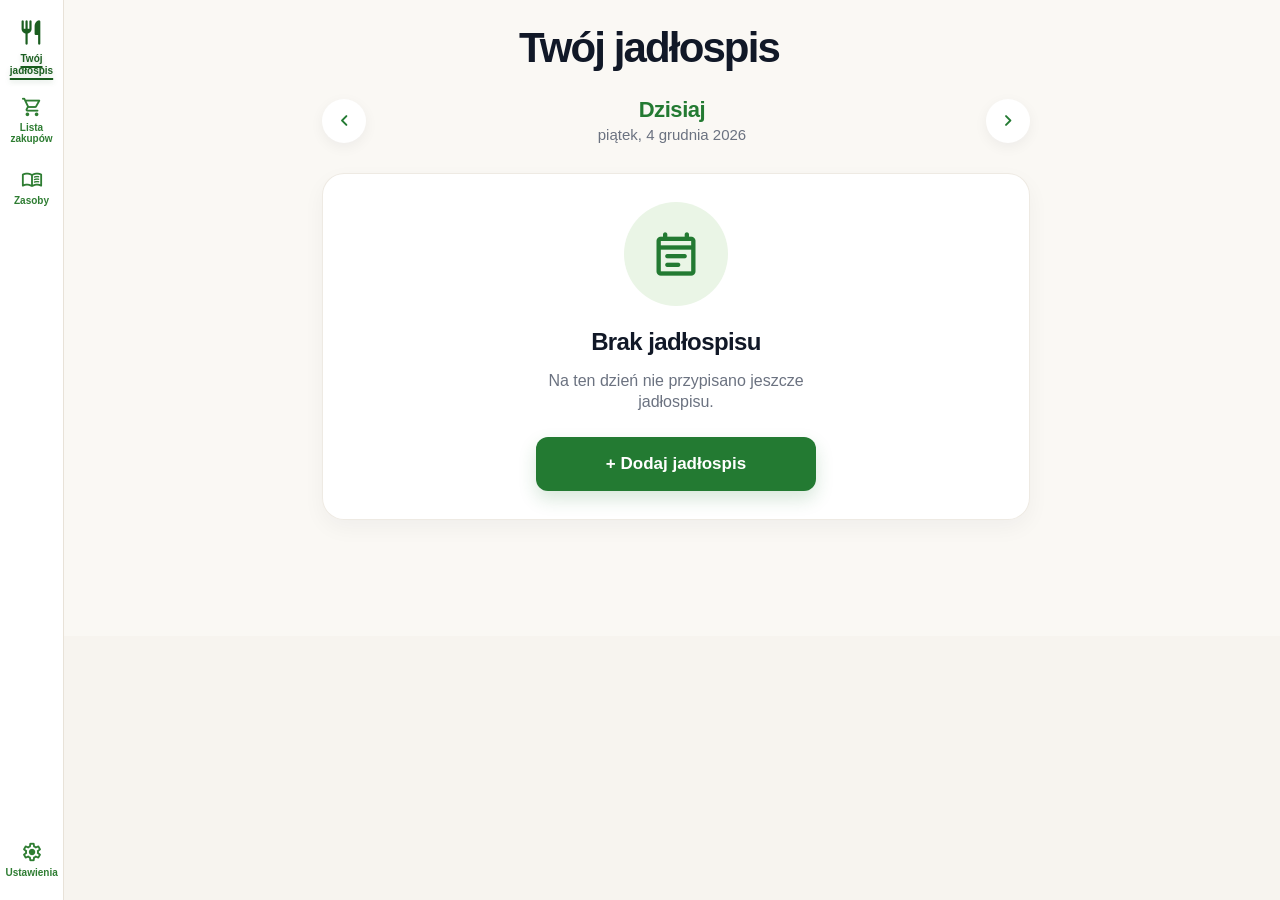
<file: index.html>
<!doctype html>
<html lang="pl">
<head>
  <meta charset="utf-8">
  <meta name="viewport" content="width=device-width, initial-scale=1, viewport-fit=cover">
  <meta name="theme-color" content="#237a32">
  <meta name="description" content="PWA do planowania jadłospisów, przepisów, produktów i listy zakupów.">
  <title>Twój jadłospis</title>
  <link rel="manifest" href="./manifest.json?v=1.0.7">
  <link rel="stylesheet" href="https://fonts.googleapis.com/css2?family=Material+Symbols+Rounded:opsz,wght,FILL,GRAD@20..48,400,0,0">
  <link rel="stylesheet" href="./styles.css?v=1.0.7">
    <meta name="apple-mobile-web-app-capable" content="yes">
  <meta name="apple-mobile-web-app-title" content="Twój jadłospis">
</head>
<body>
  <noscript>Ta aplikacja wymaga włączonego JavaScriptu.</noscript>

  <div id="app" class="app-shell"></div>

  
  <nav class="bottom-nav" aria-label="Główna nawigacja">
    <div class="bottom-nav-inner nav-three">
      <button class="nav-item nav-main" data-route="today" type="button">
        <span class="nav-plate"><span class="material-symbols-rounded">restaurant</span></span>
        <span>Twój jadłospis</span>
      </button>

      <button class="nav-item" data-route="shopping" type="button">
        <span class="material-symbols-rounded nav-icon">shopping_cart</span>
        <span>Lista zakupów</span>
      </button>

      <button class="nav-item" data-route="library" type="button">
        <span class="material-symbols-rounded nav-icon">menu_book</span>
        <span>Zasoby</span>
      </button>

      <button class="nav-item nav-settings" data-route="settings" type="button">
        <span class="material-symbols-rounded nav-icon">settings</span>
        <span>Ustawienia</span>
      </button>
    </div>
  </nav>

  <div id="modalRoot"></div>
  <script src="./app.js?v=1.0.7"></script>

  <input
    id="recipe-import-input"
    type="file"
    accept=".json"
    hidden
  >

  <input id="resource-import-input" type="file" accept=".json,application/json,text/json" hidden>
</body>
</html>
</file>
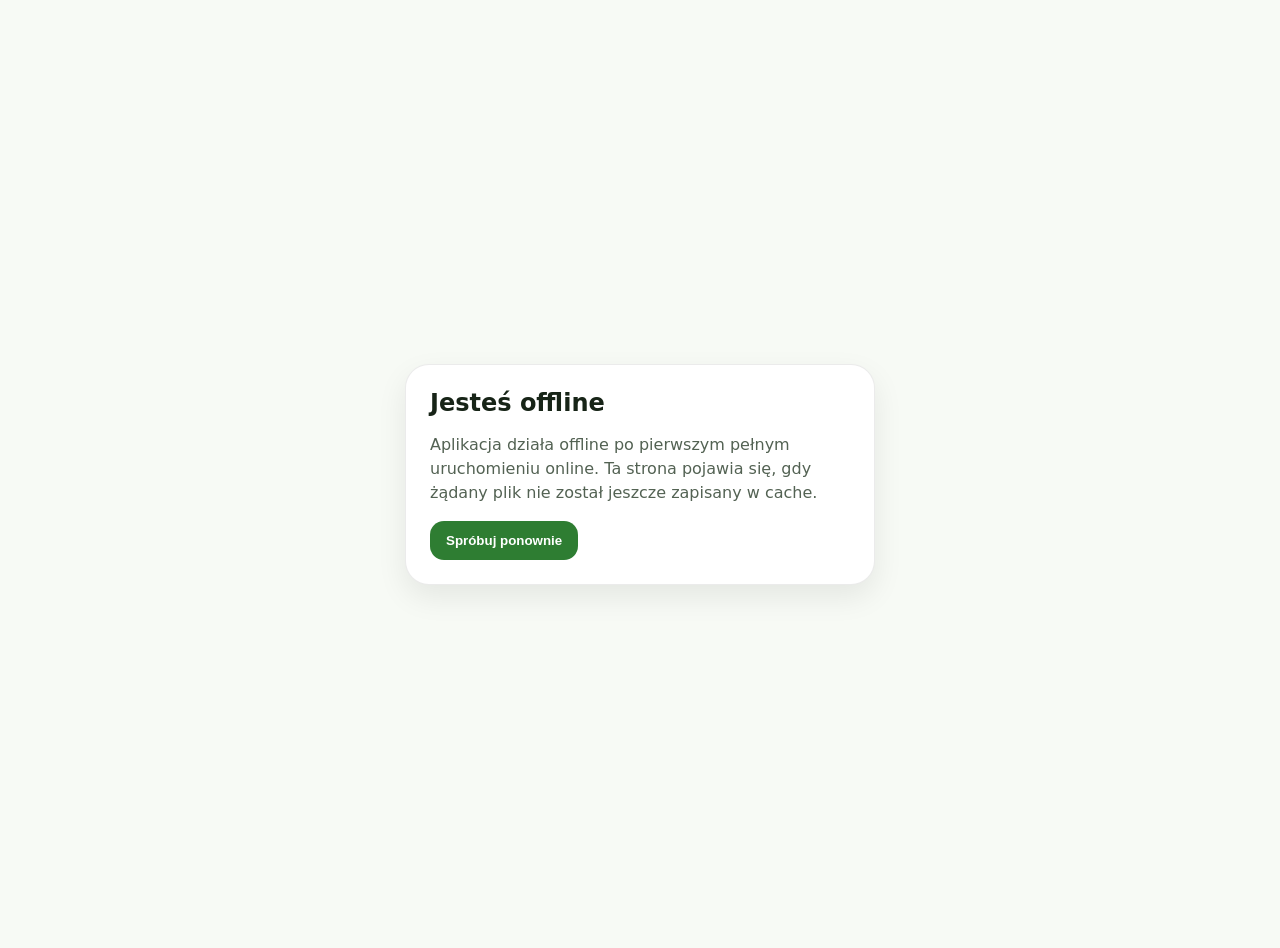
<file: offline.html>
<!doctype html>
<html lang="pl">
<head>
<meta charset="utf-8">
<meta name="viewport" content="width=device-width,initial-scale=1">
<meta name="theme-color" content="#2e7d32">
<title>Twój jadłospis — offline</title>
<style>
body{margin:0;min-height:100vh;display:grid;place-items:center;font-family:system-ui,sans-serif;background:#f7faf5;color:#172417;padding:24px}
main{max-width:420px;background:#fff;border:1px solid rgba(0,0,0,.08);border-radius:24px;padding:24px;box-shadow:0 12px 30px rgba(0,0,0,.08)}
h1{margin:0 0 8px;font-size:24px}p{line-height:1.5;color:#536253}button{border:0;border-radius:14px;background:#2e7d32;color:#fff;font-weight:800;padding:12px 16px}
@media (prefers-color-scheme:dark){body{background:#121712;color:#eef5ed}main{background:#1b221c;border-color:rgba(255,255,255,.12)}p{color:#aebbad}}
</style>
</head>
<body><main><h1>Jesteś offline</h1><p>Aplikacja działa offline po pierwszym pełnym uruchomieniu online. Ta strona pojawia się, gdy żądany plik nie został jeszcze zapisany w cache.</p><button onclick="location.reload()">Spróbuj ponownie</button></main></body>
</html>
</file>
<file: styles.css>
/*
  Twój jadłospis v1.0.0 — style aplikacji PWA.
  Style bazowe, responsywne układy portrait/landscape
  oraz jasny, ciemny i automatyczny motyw systemowy.
*/

/* ==========================================================
   Twój jadłospis — pełne PWA
   Mobile first, bez bibliotek zewnętrznych.
   ========================================================== */

:root {
  --bg: #f7f4ef;
  --surface: #ffffff;
  --surface-soft: #fbfaf7;
  --text: #111827;
  --muted: #6b7280;
  --muted-2: #9ca3af;
  --line: #e8e2d8;
  --green: #237a32;
  --green-2: #166534;
  --green-soft: #e7f5df;
  --orange: #d56a00;
  --orange-soft: #fff0dd;
  --red: #dc2626;
  --purple: #7c3aed;
  --blue: #0369a1;
  --yellow: #ca8a04;
  --shadow: 0 10px 28px rgba(17, 24, 39, 0.08);
  --shadow-soft: 0 6px 18px rgba(17, 24, 39, 0.06);
  --radius-xl: 28px;
  --radius-lg: 22px;
  --radius-md: 16px;
  --page-max: 740px;
}

* {
  box-sizing: border-box;
}

html {
  min-height: 100%;
  background: var(--bg);
  -webkit-text-size-adjust: 100%;
}

body {
  margin: 0;
  min-height: 100%;
  font-family: -apple-system, BlinkMacSystemFont, "Segoe UI", Roboto, Arial, sans-serif;
  background: var(--bg);
  color: var(--text);
  padding-bottom: 92px;
  -webkit-font-smoothing: antialiased;
}

button,
input,
textarea,
select {
  font: inherit;
}

button {
  cursor: pointer;
}

img {
  display: block;
  max-width: 100%;
}

.app-shell {
  width: 100%;
  max-width: var(--page-max);
  margin: 0 auto;
  padding: 22px 16px 28px;
}

.screen {
  animation: fadeIn 0.16s ease-out;
}

@keyframes fadeIn {
  from { opacity: 0; transform: translateY(4px); }
  to { opacity: 1; transform: translateY(0); }
}

/* ---------- nagłówki ---------- */

.app-header,
.sub-header {
  display: flex;
  align-items: center;
  justify-content: space-between;
  margin-bottom: 18px;
  gap: 12px;
}

.app-title {
  margin: 0;
  font-size: clamp(30px, 9vw, 46px);
  line-height: 1.05;
  letter-spacing: -0.045em;
}

.sub-title {
  margin: 0;
  font-size: 26px;
  line-height: 1.1;
  letter-spacing: -0.035em;
}

.header-actions {
  display: flex;
  align-items: center;
  gap: 8px;
}

.icon-btn {
  width: 46px;
  height: 46px;
  border: 0;
  border-radius: 999px;
  background: var(--surface);
  color: var(--text);
  display: inline-grid;
  place-items: center;
  box-shadow: var(--shadow-soft);
}

.icon-btn.primary {
  color: #fff;
  background: var(--green);
}

.icon-btn.danger {
  color: var(--red);
}

.back-btn {
  width: 42px;
  height: 42px;
}

/* ---------- ogólne komponenty ---------- */

.card {
  background: var(--surface);
  border: 1px solid rgba(232, 226, 216, 0.88);
  border-radius: var(--radius-xl);
  box-shadow: var(--shadow-soft);
}

.card-pad {
  padding: 18px;
}

.section-title {
  margin: 26px 0 12px;
  font-size: 21px;
  line-height: 1.2;
  letter-spacing: -0.025em;
}

.muted {
  color: var(--muted);
}

.small {
  font-size: 13px;
}

.empty-state {
  padding: 24px;
  text-align: center;
  color: var(--muted);
}

.primary-btn,
.secondary-btn,
.danger-btn {
  width: 100%;
  min-height: 50px;
  border: 0;
  border-radius: 16px;
  font-weight: 800;
  display: inline-flex;
  align-items: center;
  justify-content: center;
  gap: 8px;
}

.primary-btn {
  color: #fff;
  background: var(--green);
  box-shadow: 0 8px 18px rgba(35, 122, 50, 0.22);
}

.secondary-btn {
  color: var(--green);
  background: var(--green-soft);
}

.danger-btn {
  color: #fff;
  background: var(--red);
}

.link-btn {
  border: 0;
  background: transparent;
  color: var(--green);
  font-weight: 800;
  padding: 8px 0;
}

.inline-actions {
  display: flex;
  gap: 10px;
}

.inline-actions > * {
  flex: 1;
}

/* ---------- formularze ---------- */

.form {
  display: grid;
  gap: 16px;
}

.form-group {
  display: grid;
  gap: 7px;
}

.form-label {
  font-size: 13px;
  font-weight: 800;
  color: var(--text);
}

.form-control,
.form-select,
.form-textarea {
  width: 100%;
  border: 1px solid var(--line);
  background: var(--surface);
  border-radius: 14px;
  padding: 12px 13px;
  outline: none;
}

.form-textarea {
  min-height: 96px;
  resize: vertical;
}

.form-row {
  display: grid;
  gap: 10px;
}

@media (min-width: 620px) {
  .form-row.two {
    grid-template-columns: repeat(2, minmax(0, 1fr));
  }
}

.check-row,
.setting-row,
.list-row {
  display: grid;
  grid-template-columns: 1fr auto;
  gap: 12px;
  align-items: center;
  min-height: 48px;
  border-bottom: 1px solid var(--line);
}

.check-row:last-child,
.setting-row:last-child,
.list-row:last-child {
  border-bottom: 0;
}

/* ---------- start: jadłospis dnia ---------- */

.day-switch {
  display: grid;
  grid-template-columns: 48px 1fr 48px;
  align-items: center;
  gap: 12px;
  margin-bottom: 18px;
}

.day-label {
  text-align: center;
  font-weight: 800;
  font-size: 16px;
}

.plan-card {
  padding: 18px;
}

.plan-header {
  display: grid;
  grid-template-columns: 1fr 44px;
  gap: 12px;
  align-items: start;
  border-bottom: 1px solid var(--line);
  padding-bottom: 14px;
  margin-bottom: 16px;
}

.plan-name {
  margin: 0 0 12px;
  font-size: 24px;
  line-height: 1.1;
  letter-spacing: -0.03em;
}

.nutrition-strip {
  display: grid;
  grid-template-columns: repeat(4, minmax(0, 1fr));
  gap: 8px;
}

.nutrition-item {
  min-width: 0;
  display: grid;
  gap: 2px;
  align-content: center;
  font-size: 11px;
  color: var(--muted);
}

.nutrition-item strong {
  font-size: 15px;
  color: var(--text);
  white-space: nowrap;
}

.nutrition-item.calories {
  background: var(--green-soft);
  border-radius: 14px;
  padding: 8px 10px;
}

.nutrition-item.calories strong {
  color: var(--green);
}

.meal-list {
  display: grid;
  gap: 12px;
}

.meal-card {
  display: grid;
  grid-template-columns: 78px minmax(0, 1fr) auto;
  gap: 12px;
  align-items: center;
  background: var(--surface-soft);
  border: 1px solid rgba(232, 226, 216, 0.68);
  border-radius: var(--radius-lg);
  padding: 10px;
}

.meal-thumb {
  width: 78px;
  height: 78px;
  border-radius: 18px;
  object-fit: cover;
  background: #e8efe3;
}

.meal-title {
  margin: 0 0 4px;
  font-size: 19px;
  line-height: 1.1;
}

.meal-name {
  margin: 0 0 5px;
  font-size: 15px;
  line-height: 1.25;
}

.meal-time {
  color: var(--muted);
  font-size: 14px;
}

.meal-kcal {
  justify-self: end;
  color: var(--green);
  background: var(--green-soft);
  border-radius: 12px;
  padding: 7px 10px;
  font-weight: 800;
  font-size: 13px;
  white-space: nowrap;
}

.add-day-card {
  padding: 22px;
  display: grid;
  gap: 12px;
  text-align: center;
}

/* ---------- listy ---------- */

.search-input {
  position: relative;
  margin-bottom: 12px;
}

.search-input input {
  padding-left: 38px;
}

.search-input::before {
  content: "⌕";
  position: absolute;
  left: 14px;
  top: 50%;
  transform: translateY(-52%);
  color: var(--muted);
  z-index: 1;
}

.sort-bar {
  display: flex;
  gap: 8px;
  overflow-x: auto;
  padding-bottom: 8px;
  margin-bottom: 10px;
}

.sort-pill,
.filter-pill {
  border: 1px solid var(--line);
  background: var(--surface);
  color: var(--text);
  border-radius: 999px;
  padding: 8px 12px;
  font-size: 13px;
  white-space: nowrap;
}

.sort-pill.active,
.filter-pill.active {
  border-color: var(--green);
  color: var(--green);
  background: var(--green-soft);
  font-weight: 800;
}

.list-card {
  display: grid;
  grid-template-columns: 72px minmax(0, 1fr) 38px;
  gap: 12px;
  align-items: center;
  padding: 10px;
  margin-bottom: 10px;
}

.list-card-thumb {
  width: 72px;
  height: 72px;
  border-radius: 16px;
  object-fit: cover;
  background: #e8efe3;
}

.list-card-title {
  margin: 0 0 5px;
  font-size: 16px;
  line-height: 1.2;
}

.list-card-meta {
  display: flex;
  gap: 10px;
  flex-wrap: wrap;
  color: var(--muted);
  font-size: 13px;
}

.kcal-chip {
  color: var(--green);
  background: var(--green-soft);
  border-radius: 10px;
  padding: 4px 8px;
  font-weight: 800;
  font-size: 12px;
}

.overflow-btn {
  border: 0;
  background: transparent;
  width: 38px;
  height: 38px;
  border-radius: 999px;
  font-size: 22px;
}

/* ---------- składniki ---------- */

.ingredients-list {
  border: 1px solid var(--line);
  border-radius: var(--radius-md);
  overflow: hidden;
  background: var(--surface);
}

.ingredient-row {
  display: grid;
  grid-template-columns: minmax(0, 1fr) auto 32px;
  align-items: center;
  gap: 10px;
  padding: 12px;
  border-bottom: 1px solid var(--line);
  font-size: 14px;
}

.ingredient-row:last-child {
  border-bottom: 0;
}

.ingredient-name {
  border: 0;
  background: transparent;
  text-align: left;
  padding: 0;
  color: var(--text);
}

.ingredient-weight {
  justify-self: end;
  color: var(--text);
}

.remove-btn {
  width: 28px;
  height: 28px;
  border: 0;
  border-radius: 999px;
  background: transparent;
  color: var(--red);
  font-size: 18px;
}

/* ---------- zakupy / produkty / więcej ---------- */

.product-icon {
  width: 26px;
  text-align: center;
  font-size: 20px;
}

.more-list {
  overflow: hidden;
}

.more-section-label {
  margin: 22px 4px 8px;
  font-size: 12px;
  text-transform: uppercase;
  color: var(--muted);
  font-weight: 800;
  letter-spacing: 0.05em;
}

.more-row {
  display: grid;
  grid-template-columns: 32px 1fr auto;
  gap: 10px;
  align-items: center;
  min-height: 52px;
  padding: 0 14px;
  border-bottom: 1px solid var(--line);
}

.more-row:last-child {
  border-bottom: 0;
}

.more-row button {
  border: 0;
  background: transparent;
  text-align: left;
  padding: 0;
  font-weight: 700;
}

/* ---------- modal ---------- */

.modal-backdrop {
  position: fixed;
  z-index: 40;
  inset: 0;
  background: rgba(17, 24, 39, 0.36);
  display: grid;
  place-items: end center;
  padding: 16px;
}

.modal {
  width: 100%;
  max-width: 560px;
  max-height: min(86vh, 760px);
  overflow: auto;
  background: var(--surface);
  border-radius: 26px;
  padding: 18px;
  box-shadow: var(--shadow);
}

.modal-header {
  display: flex;
  justify-content: space-between;
  align-items: start;
  gap: 12px;
  margin-bottom: 14px;
}

.modal-title {
  margin: 0;
  font-size: 22px;
}

/* ---------- dolna nawigacja ---------- */

.bottom-nav {
  position: fixed;
  z-index: 20;
  left: 0;
  right: 0;
  bottom: 0;
  background: rgba(255, 255, 255, 0.95);
  border-top: 1px solid var(--line);
  backdrop-filter: blur(16px);
  -webkit-backdrop-filter: blur(16px);
}

.bottom-nav-inner {
  max-width: var(--page-max);
  margin: 0 auto;
  display: grid;
  grid-template-columns: repeat(4, 1fr);
  gap: 2px;
  padding: 8px 8px calc(8px + env(safe-area-inset-bottom));
}

.nav-item {
  min-width: 0;
  border: 0;
  background: transparent;
  color: var(--muted);
  display: grid;
  justify-items: center;
  gap: 4px;
  padding: 8px 4px;
  border-radius: 16px;
  font-size: 12px;
}

.nav-icon {
  font-size: 21px;
  line-height: 1;
}

.nav-item.active {
  color: var(--green);
  background: transparent;
  font-weight: 800;
}

/* ---------- responsywność ---------- */

@media (max-width: 430px) {
  .app-shell {
    padding-inline: 12px;
  }

  .nutrition-strip {
    grid-template-columns: repeat(2, minmax(0, 1fr));
  }

  .meal-card {
    grid-template-columns: 64px minmax(0, 1fr);
  }

  .meal-thumb {
    width: 64px;
    height: 64px;
  }

  .meal-kcal {
    grid-column: 2;
    justify-self: start;
  }

  .list-card {
    grid-template-columns: 62px minmax(0, 1fr) 34px;
  }

  .list-card-thumb {
    width: 62px;
    height: 62px;
  }
}

@media (min-width: 760px) {
  .app-shell {
    padding-top: 34px;
  }

  .plan-card,
  .card-pad {
    padding: 24px;
  }
}


/* Aktualizacja dolnego paska: trzy pozycje, środkowy kafelek jako główna akcja. */
.bottom-nav-inner.nav-three {
  grid-template-columns: 1fr 1.18fr 1fr;
  align-items: end;
  gap: 8px;
}

.nav-item.nav-main {
  min-height: 66px;
  margin-top: -18px;
  color: #ffffff;
  background: transparent;
  border-radius: 22px;
  box-shadow: none;
}

.nav-item.nav-main.active {
  color: #ffffff;
  background: transparent;
}

.nav-item.nav-main .nav-icon {
  font-size: 24px;
}

.more-list .more-row:first-child {
  border-top-left-radius: var(--radius-xl);
  border-top-right-radius: var(--radius-xl);
}

.more-list .more-row:last-child {
  border-bottom-left-radius: var(--radius-xl);
  border-bottom-right-radius: var(--radius-xl);
}


/* Większy, czytelniejszy wybór daty w modalu kalendarza. */
.date-picker-large {
  min-height: 56px;
  font-size: 18px;
  font-weight: 700;
  color-scheme: light;
}


/* v1.3 — środkowy przycisk dolnej nawigacji: talerz w kole, bez zielonego tła. */
.nav-item.nav-main,
.nav-item.nav-main.active {
  min-height: auto;
  margin-top: -20px;
  color: var(--green);
  background: transparent;
  border-radius: 0;
  box-shadow: none;
}

.nav-plate {
  width: 74px;
  height: 74px;
  border: 0;
  border-radius: 999px;
  background: transparent;
  display: grid;
  place-items: center;
  box-shadow: none;
  margin-bottom: 2px;
}

.nav-plate img {
  width: 58px;
  height: 58px;
  border-radius: 999px;
  object-fit: cover;
}

/* v1.3 — własny picker kalendarza. */
.calendar-picker {
  display: grid;
  gap: 18px;
}

.calendar-month-row {
  display: grid;
  grid-template-columns: 46px 1fr 46px;
  align-items: center;
  gap: 10px;
  text-align: center;
  font-size: 22px;
}

.calendar-weekdays,
.calendar-grid {
  display: grid;
  grid-template-columns: repeat(7, minmax(0, 1fr));
  gap: 6px;
  text-align: center;
}

.calendar-weekdays {
  color: var(--muted);
  font-size: 13px;
  font-weight: 900;
}

.calendar-day {
  aspect-ratio: 1;
  min-width: 0;
  border: 0;
  border-radius: 999px;
  background: transparent;
  color: var(--text);
  font-weight: 800;
  font-size: 16px;
}

.calendar-day.outside {
  color: var(--muted-2);
  font-weight: 600;
}

.calendar-day.sunday:not(.selected) {
  color: var(--red);
}

.calendar-day.today:not(.selected) {
  outline: 2px solid var(--green);
  outline-offset: -2px;
}

.calendar-day.selected {
  background: var(--green);
  color: #fff;
  box-shadow: 0 8px 18px rgba(35, 122, 50, 0.24);
}

.today-btn {
  width: min(220px, 100%);
  justify-self: center;
  border: 2px solid var(--green);
  background: var(--surface);
  color: var(--green);
}

.modal .modal-header::before {
  content: "📅";
  color: var(--green);
  font-size: 24px;
}

@media (max-width: 430px) {
  .nav-plate {
    width: 66px;
    height: 66px;
  }

  .nav-plate img {
    width: 52px;
    height: 52px;
  }

  .calendar-day {
    font-size: 15px;
  }
}


/* v1.4 refined visual icons */
.calendar-mini-icon{
  width:22px;
  height:22px;
  object-fit:contain;
}

.icon-btn img.calendar-mini-icon{
  width:24px;
  height:24px;
}

.nav-plate{
  width:72px;
  height:72px;
  border: 0;
  background: transparent;
}

.nav-plate img{
  width:60px;
  height:60px;
}

.nav-item.nav-main{
  transform:translateY(-6px);
}

.today-btn{
  gap:10px;
  font-weight:800;
}

.modal .modal-header::before{
  content:"";
  width:24px;
  height:24px;
  background:url('./assets/calendar-clean.png') center/contain no-repeat;
  display:block;
}

.calendar-day.selected{
  background:#15803d;
}


/* v1.5 — korekta ekranu startowego wg referencji */
body {
  background: #faf8f4;
}

.app-shell {
  padding-top: 26px;
}

.home-header {
  align-items: center;
  margin-bottom: 24px;
}

.home-header .app-title {
  font-size: clamp(34px, 8vw, 42px);
  letter-spacing: -0.045em;
}

.compact-icon-btn {
  width: 46px;
  height: 46px;
  border: 1px solid rgba(232, 226, 216, 0.9);
  box-shadow: 0 4px 12px rgba(17, 24, 39, 0.045);
}

.icon-btn {
  box-shadow: 0 4px 14px rgba(17, 24, 39, 0.055);
}

.calendar-mini-icon,
.icon-btn img.calendar-mini-icon {
  width: 22px;
  height: 22px;
}

/* Data: etykieta względna + pełna data pod spodem */
.day-switch {
  grid-template-columns: 44px 1fr 44px;
  margin-bottom: 26px;
}

.day-switch .icon-btn {
  width: 44px;
  height: 44px;
  font-size: 22px;
}

.day-label {
  display: grid;
  gap: 4px;
  text-align: left;
  justify-self: start;
  padding-left: 4px;
}

.day-label strong {
  color: var(--green);
  font-size: 22px;
  line-height: 1.1;
  letter-spacing: -0.02em;
}

.day-label span {
  color: var(--muted);
  font-size: 15px;
  font-weight: 500;
}

/* Karta braku jadłospisu: kompaktowa i subtelna */
.add-day-card.empty-plan-card {
  width: 100%;
  min-height: 0;
  padding: 28px 22px;
  border-radius: 22px;
  border-color: rgba(232, 226, 216, 0.72);
  box-shadow: 0 8px 22px rgba(17, 24, 39, 0.045);
  background: rgba(255, 255, 255, 0.94);
  text-align: center;
  gap: 14px;
}

.empty-plan-icon {
  width: 104px;
  height: 104px;
  border-radius: 999px;
  margin: 0 auto 8px;
  display: grid;
  place-items: center;
  background: #eaf5e6;
}

.empty-plan-icon img {
  width: 54px;
  height: 54px;
}

.empty-plan-title {
  margin: 0;
  font-size: 24px;
  line-height: 1.15;
  letter-spacing: -0.025em;
}

.empty-plan-text {
  max-width: 270px;
  margin: 0 auto 10px;
  color: var(--muted);
  font-size: 16px;
  line-height: 1.35;
}

.compact-primary-btn {
  width: min(280px, 100%);
  min-height: 54px;
  margin: 0 auto;
  border-radius: 12px;
  font-size: 17px;
  box-shadow: 0 8px 18px rgba(35, 122, 50, 0.18);
}

/* Dolna nawigacja: płaska, minimalistyczna */
.bottom-nav {
  background: rgba(255, 255, 255, 0.96);
  box-shadow: none;
}

.bottom-nav-inner.nav-three {
  grid-template-columns: repeat(3, 1fr);
  align-items: center;
  gap: 2px;
  padding-top: 10px;
}

.nav-item {
  background: transparent;
  box-shadow: none;
  color: #6b7280;
  font-size: 12px;
  font-weight: 600;
}

.nav-item.active {
  color: var(--green);
  font-weight: 800;
}

.nav-item.nav-main,
.nav-item.nav-main.active {
  margin-top: 0;
  transform: none;
  color: var(--green);
}

.nav-plate {
  width: 58px;
  height: 58px;
  border: 0;
  box-shadow: none;
  margin-bottom: 3px;
  background: transparent;
}

.nav-plate img {
  width: 48px;
  height: 48px;
}

.nav-icon {
  font-size: 20px;
}

/* Subtelniejsze obramowania i proporcje iOS-like */
.card,
.plan-card,
.modal,
.form-control,
.form-select,
.form-textarea {
  border-color: rgba(232, 226, 216, 0.72);
}

@media (max-width: 430px) {
  .app-shell {
    padding-inline: 24px;
  }

  .home-header .app-title {
    font-size: 37px;
  }

  .day-switch {
    grid-template-columns: 42px 1fr 42px;
  }

  .day-switch .icon-btn {
    width: 42px;
    height: 42px;
  }

  .empty-plan-icon {
    width: 96px;
    height: 96px;
  }

  .empty-plan-icon img {
    width: 50px;
    height: 50px;
  }

  .add-day-card.empty-plan-card {
    padding: 26px 18px;
  }

  .nav-plate {
    width: 56px;
    height: 56px;
  }

  .nav-plate img {
    width: 46px;
    height: 46px;
  }
}


/* v1.6 — uproszczone makro i brak placeholderów zdjęć */
.plan-summary,
.day-summary,
.macro-summary,
.plan-macros {
  display: flex;
  align-items: center;
  flex-wrap: nowrap;
  gap: 10px;
  overflow: hidden;
  white-space: nowrap;
}

.plan-summary .summary-item,
.day-summary .summary-item,
.macro-summary .summary-item,
.plan-macros .summary-item {
  display: inline-flex;
  align-items: center;
  gap: 4px;
  min-width: 0;
  font-size: 13px;
  line-height: 1;
  font-weight: 700;
}

.plan-summary .summary-item span.label,
.day-summary .summary-item span.label,
.macro-summary .summary-item span.label,
.plan-macros .summary-item span.label {
  display: none !important;
}

.plan-summary .summary-item .icon,
.day-summary .summary-item .icon,
.macro-summary .summary-item .icon,
.plan-macros .summary-item .icon {
  font-size: 14px;
}

.plan-summary .summary-item .value,
.day-summary .summary-item .value,
.macro-summary .summary-item .value,
.plan-macros .summary-item .value {
  font-size: 13px;
  font-weight: 800;
}

.meal-card img,
.meal-card figure,
.meal-image,
.meal-thumb,
.recipe-thumb.placeholder,
.recipe-placeholder {
  display: none !important;
}

@media (max-width: 430px) {
  .plan-summary,
  .day-summary,
  .macro-summary,
  .plan-macros {
    gap: 8px;
  }

  .plan-summary .summary-item,
  .day-summary .summary-item,
  .macro-summary .summary-item,
  .plan-macros .summary-item {
    font-size: 12px;
  }

  .plan-summary .summary-item .value,
  .day-summary .summary-item .value,
  .macro-summary .summary-item .value,
  .plan-macros .summary-item .value {
    font-size: 12px;
  }
}


/* v1.7 — makro tylko ikony + wartości, bez zielonego tła kalorii */
.nutrition-strip.compact-nutrition {
  display: flex !important;
  align-items: center;
  flex-wrap: nowrap !important;
  gap: 10px;
  width: 100%;
  overflow: hidden;
  white-space: nowrap;
}

.nutrition-strip.compact-nutrition .nutrition-item,
.nutrition-strip.compact-nutrition .nutrition-item.calories {
  display: inline-flex !important;
  align-items: center;
  gap: 4px;
  min-width: 0;
  padding: 0 !important;
  border-radius: 0 !important;
  background: transparent !important;
  color: var(--text);
  font-size: 13px;
  line-height: 1;
}

.nutrition-strip.compact-nutrition .nutrition-item span:not(.macro-icon) {
  display: none !important;
}

.nutrition-strip.compact-nutrition .macro-icon {
  display: inline-block;
  font-size: 14px;
  line-height: 1;
}

.nutrition-strip.compact-nutrition .nutrition-item strong,
.nutrition-strip.compact-nutrition .nutrition-item.calories strong {
  color: var(--text) !important;
  font-size: 13px;
  font-weight: 800;
  line-height: 1;
}

@media (max-width: 430px) {
  .nutrition-strip.compact-nutrition {
    gap: 8px;
  }

  .nutrition-strip.compact-nutrition .nutrition-item strong,
  .nutrition-strip.compact-nutrition .nutrition-item.calories strong {
    font-size: 12px;
  }

  .nutrition-strip.compact-nutrition .macro-icon {
    font-size: 13px;
  }
}


/* v1.8 — tytuł dania po lewej, kcal po prawej */
.meal-card {
  display: grid;
  grid-template-columns: minmax(0, 1fr) auto;
  align-items: center;
  gap: 12px;
}

.meal-card > div {
  min-width: 0;
}

.meal-title,
.meal-name {
  text-align: left;
}

.meal-kcal {
  justify-self: end;
  align-self: start;
  text-align: right;
  white-space: nowrap;
  margin-top: 2px;
  background: transparent !important;
  padding: 0 !important;
  color: var(--green);
  font-size: 14px;
  font-weight: 800;
  box-shadow: none !important;
}

@media (max-width: 430px) {
  .meal-card {
    gap: 10px;
  }

  .meal-kcal {
    font-size: 13px;
  }
}


/* v1.9 — godzina bezpośrednio pod nazwą posiłku */
.meal-title {
  margin-bottom: 3px;
}

.meal-time {
  display: block;
  margin: 0 0 7px;
  font-size: 13px;
  line-height: 1.15;
  color: var(--muted);
}

.meal-name {
  margin-top: 0;
}


/* v2.0 — menu jadłospisu dnia i separacja ustawień */
.day-plan-menu {
  justify-self: end;
  align-self: start;
  color: var(--muted);
  font-size: 24px;
}

.more-utility-list {
  margin-top: 18px;
  border-color: rgba(35, 122, 50, 0.18);
  background: rgba(255, 255, 255, 0.82);
}

.more-utility-list .more-row {
  min-height: 58px;
}

.setting-row input[type="number"] {
  text-align: right;
}

.meal-list + .primary-btn[data-action="add-meal"] {
  display: none !important;
}


/* v2.1 — tryb wyboru przepisu z pełnego widoku */
.recipe-pick-note {
  margin: 0 0 12px;
  border-color: rgba(35, 122, 50, 0.18);
  background: rgba(231, 245, 223, 0.55);
}


/* v2.2 — jeden spójny styl ikon: Google Material Symbols Rounded */
.material-symbols-rounded {
  font-family: "Material Symbols Rounded";
  font-weight: normal;
  font-style: normal;
  font-size: 22px;
  line-height: 1;
  display: inline-flex;
  align-items: center;
  justify-content: center;
  letter-spacing: normal;
  text-transform: none;
  white-space: nowrap;
  direction: ltr;
  -webkit-font-feature-settings: "liga";
  -webkit-font-smoothing: antialiased;
  font-variation-settings: "FILL" 0, "wght" 400, "GRAD" 0, "opsz" 24;
}

.icon-btn .material-symbols-rounded,
.compact-icon-btn .material-symbols-rounded {
  color: var(--green);
  font-size: 23px;
}

.nav-icon.material-symbols-rounded {
  font-size: 22px;
  color: currentColor;
}

.nav-plate {
  border-color: transparent;
}

.nav-plate .material-symbols-rounded {
  color: var(--green);
  font-size: 34px;
  font-variation-settings: "FILL" 0, "wght" 500, "GRAD" 0, "opsz" 40;
}

.macro-icon.material-symbols-rounded {
  font-size: 14px;
  color: var(--green);
}

.more-icon.material-symbols-rounded,
.product-icon.material-symbols-rounded {
  color: var(--green);
  font-size: 22px;
}

.empty-plan-icon .material-symbols-rounded {
  color: var(--green);
  font-size: 52px;
}

.overflow-btn .material-symbols-rounded,
.remove-btn .material-symbols-rounded {
  color: currentColor;
  font-size: 22px;
}

.today-btn .material-symbols-rounded {
  font-size: 20px;
}

.modal .modal-header::before {
  content: "calendar_month";
  font-family: "Material Symbols Rounded";
  color: var(--green);
  font-size: 24px;
  background: none;
  width: auto;
  height: auto;
}

.calendar-mini-icon {
  display: none !important;
}


/* v2.3 — uproszczony wygląd kalorii posiłku */
.meal-kcal,
.nutrition-item.calories {
  border: 0 !important;
  outline: 0 !important;
  background: transparent !important;
  box-shadow: none !important;
  padding-inline: 0 !important;
}

/* Dolne akcje formularzy */
.form-actions-bottom {
  display: flex;
  gap: 12px;
  margin-top: 28px;
  padding-top: 18px;
  border-top: 1px solid rgba(232, 226, 216, 0.7);
}

.form-actions-bottom .primary-btn,
.form-actions-bottom .secondary-btn {
  flex: 1;
  min-height: 54px;
}

.form-actions-bottom .secondary-btn {
  background: #fff;
}


/* v2.4 — import przepisu z pliku JSON */
.visually-hidden {
  position: absolute !important;
  width: 1px !important;
  height: 1px !important;
  padding: 0 !important;
  margin: -1px !important;
  overflow: hidden !important;
  clip: rect(0 0 0 0) !important;
  white-space: nowrap !important;
  border: 0 !important;
}

.header-actions .icon-btn .material-symbols-rounded {
  font-size: 22px;
}


/* v2.7 — podgląd jadłospisu przed przypisaniem */
.assign-note {
  margin: 0 0 12px;
  border-color: rgba(35, 122, 50, 0.18);
  background: rgba(231, 245, 223, 0.55);
}

.assign-preview {
  display: grid;
  gap: 14px;
}

.assign-preview .plan-card {
  box-shadow: none;
  border-radius: 22px;
}

.assign-preview .form-actions-bottom {
  margin-top: 4px;
}


/* v2.8 — nagłówek startowy, data jako przycisk i biblioteka */
.home-header {
  display: grid;
  grid-template-columns: minmax(0, 1fr) 44px;
  align-items: start;
  gap: 10px;
}

.home-title-row {
  min-width: 0;
  display: flex;
  align-items: flex-start;
  gap: 10px;
}

.home-title-row .app-title {
  min-width: 0;
}

.home-link-btn {
  border: 1px solid rgba(35, 122, 50, 0.18);
  background: rgba(231, 245, 223, 0.72);
  color: var(--green);
  border-radius: 999px;
  padding: 8px 10px;
  font-size: 12px;
  font-weight: 800;
  line-height: 1.1;
  white-space: normal;
  max-width: 120px;
  text-align: left;
}

.day-label {
  cursor: pointer;
  border-radius: 16px;
  padding: 4px 8px;
  margin-left: -8px;
}

.day-label:active {
  background: rgba(35, 122, 50, 0.08);
}

.library-list {
  margin-top: 8px;
}

.assign-preview [data-plan-menu] {
  color: var(--muted);
}

@media (max-width: 430px) {
  .home-title-row {
    gap: 8px;
  }

  .home-link-btn {
    max-width: 112px;
    font-size: 11px;
    padding: 7px 9px;
  }
}


/* v2.9 — poprawiony faktyczny nagłówek ekranu głównego */
.home-header {
  display: grid;
  grid-template-columns: minmax(0, 1fr) 44px;
  align-items: start;
  gap: 10px;
}

.home-title-row {
  min-width: 0;
  display: flex;
  align-items: flex-start;
  gap: 10px;
}

.home-link-btn {
  border: 1px solid rgba(35, 122, 50, 0.18);
  background: rgba(231, 245, 223, 0.72);
  color: var(--green);
  border-radius: 999px;
  padding: 8px 10px;
  font-size: 12px;
  font-weight: 800;
  line-height: 1.1;
  max-width: 126px;
  text-align: left;
}

@media (max-width: 430px) {
  .home-link-btn {
    max-width: 112px;
    font-size: 11px;
    padding: 7px 9px;
  }
}


/* v3.0 — prawy przycisk dolnej nawigacji prowadzi do „Przepisy i jadłospisy” */
.bottom-nav .nav-item span:last-child {
  line-height: 1.12;
}

.home-title-row {
  display: block;
}

.home-link-btn {
  display: none !important;
}


/* v3.1 — wyśrodkowany dzień i makro pod kaloriami */
.day-switch {
  display: grid;
  grid-template-columns: 44px minmax(0, 1fr) 44px;
  align-items: center;
}

.day-label {
  text-align: center;
  justify-self: center;
  align-items: center;
}

.day-label strong,
.day-label span {
  width: 100%;
  text-align: center;
}

.meal-card {
  align-items: start;
}

.meal-macros-column {
  display: flex;
  flex-direction: column;
  align-items: flex-end;
  gap: 6px;
  min-width: 72px;
  margin-top: 2px;
}

.meal-macro {
  display: inline-flex;
  align-items: center;
  justify-content: flex-end;
  gap: 4px;
  font-size: 11px;
  line-height: 1;
  color: var(--muted);
  white-space: nowrap;
}

.meal-macro.kcal {
  margin-bottom: 2px;
  color: var(--text);
}

.meal-macro.kcal strong {
  font-size: 15px;
  font-weight: 800;
  color: var(--green);
}

.meal-macro .material-symbols-rounded {
  font-size: 13px;
  color: var(--green);
}

.meal-macro span:last-child {
  font-weight: 700;
}

@media (max-width: 430px) {
  .meal-macros-column {
    min-width: 66px;
    gap: 5px;
  }

  .meal-macro {
    font-size: 10px;
  }

  .meal-macro.kcal strong {
    font-size: 14px;
  }
}


/* v3.2 — produkty: liczba przepisów, powiązane przepisy i sortowanie A-Z/Z-A */
.product-row {
  cursor: pointer;
}

.product-left {
  display: flex;
  align-items: center;
  gap: 12px;
  min-width: 0;
}

.product-left strong {
  overflow: hidden;
  text-overflow: ellipsis;
  white-space: nowrap;
}

.product-count {
  color: var(--muted);
  font-size: 13px;
  font-weight: 800;
  white-space: nowrap;
}

.product-recipes-list {
  display: grid;
  gap: 8px;
}

.product-recipe-item {
  width: 100%;
  border: 1px solid rgba(232, 226, 216, 0.82);
  background: var(--surface-soft);
  border-radius: 16px;
  padding: 12px;
  display: grid;
  grid-template-columns: minmax(0, 1fr) auto;
  gap: 12px;
  align-items: center;
  text-align: left;
}

.product-recipe-item strong {
  display: block;
  font-size: 15px;
  line-height: 1.2;
}

.product-recipe-item small {
  display: block;
  margin-top: 4px;
  color: var(--muted);
  font-size: 12px;
}

.product-recipe-meta {
  color: var(--green);
  font-size: 13px;
  font-weight: 900;
  white-space: nowrap;
}


/* v3.3 — etykieta sortowania produktów */
.sort-right {
  justify-content: flex-end;
  align-items: center;
}

.sort-label {
  font-size: 13px;
  font-weight: 700;
  color: var(--muted);
  margin-right: 2px;
}


/* v3.4 — bardziej kompaktowe wartości odżywcze */
.nutrition-strip.compact-nutrition,
.nutrition-strip {
  gap: 6px !important;
}

.nutrition-strip.compact-nutrition .nutrition-item,
.nutrition-strip .nutrition-item {
  gap: 2px !important;
  font-size: 11px !important;
  padding: 0 !important;
  min-width: auto !important;
}

.nutrition-strip.compact-nutrition .nutrition-item strong,
.nutrition-strip .nutrition-item strong {
  font-size: 11px !important;
  letter-spacing: -0.02em;
}

.nutrition-strip.compact-nutrition .macro-icon,
.nutrition-strip .macro-icon,
.nutrition-strip .material-symbols-rounded {
  font-size: 12px !important;
}

.plan-header .nutrition-strip {
  display: flex !important;
  flex-wrap: nowrap !important;
  overflow: hidden;
  white-space: nowrap;
  justify-content: flex-start;
}

.meal-macros-column {
  min-width: 58px;
  gap: 4px;
}

.meal-macro {
  font-size: 10px;
  gap: 2px;
}

.meal-macro .material-symbols-rounded {
  font-size: 11px;
}

.meal-macro.kcal strong {
  font-size: 13px;
}

@media (max-width: 430px) {
  .nutrition-strip.compact-nutrition,
  .nutrition-strip {
    gap: 5px !important;
  }

  .nutrition-strip.compact-nutrition .nutrition-item strong,
  .nutrition-strip .nutrition-item strong {
    font-size: 10px !important;
  }

  .nutrition-strip.compact-nutrition .macro-icon,
  .nutrition-strip .macro-icon,
  .nutrition-strip .material-symbols-rounded {
    font-size: 11px !important;
  }

  .meal-macros-column {
    min-width: 52px;
  }
}


/* v3.5 — etykieta typu pozycji pod nazwą w liście powiązań produktu */
.product-recipe-item small {
  text-transform: lowercase;
  font-weight: 700;
  color: var(--muted);
}


/* v3.6.1 — normalny widok przepisu */
.recipe-view-card {
  padding: 20px;
  display: grid;
  gap: 20px;
}

.recipe-view-title {
  margin: 0;
  font-size: 25px;
  line-height: 1.08;
  letter-spacing: -0.03em;
}

.recipe-view-subtitle {
  margin: 8px 0 0;
  color: var(--muted);
  font-size: 13px;
  font-weight: 700;
  text-transform: lowercase;
}

.recipe-view-nutrition {
  border-top: 1px solid rgba(232, 226, 216, 0.65);
  border-bottom: 1px solid rgba(232, 226, 216, 0.65);
  padding: 12px 0;
}

.recipe-view-section {
  display: grid;
  gap: 12px;
}

.recipe-view-section h3 {
  margin: 0;
  font-size: 16px;
}

.recipe-ingredient-list {
  display: grid;
  gap: 8px;
}

.recipe-ingredient-row {
  display: grid;
  grid-template-columns: minmax(0, 1fr) auto;
  gap: 12px;
  align-items: center;
  padding-bottom: 8px;
  border-bottom: 1px solid rgba(232, 226, 216, 0.58);
}

.recipe-ingredient-row strong {
  font-size: 13px;
}

.recipe-prep {
  margin: 0;
  line-height: 1.55;
  white-space: pre-wrap;
}


/* v3.6.2 — podgląd jadłospisu bez daty, zawartość wyżej */
.assign-preview {
  gap: 8px;
}

.assign-preview .plan-card {
  margin-top: 0;
}

.modal:has(.assign-preview) {
  padding-top: 14px;
}

.modal:has(.assign-preview) .modal-header {
  margin-bottom: 8px;
}


/* v3.7 — automatyczna lista zakupów z jadłospisów */
.shopping-settings-card {
  margin-bottom: 18px;
}

.shopping-range {
  margin: 12px 0 0;
}

.shopping-generated-list {
  padding-top: 6px;
  padding-bottom: 6px;
}

.shopping-generated-row {
  grid-template-columns: minmax(0, 1fr) auto;
  gap: 14px;
  padding: 12px 0;
}

.shopping-product-name {
  min-width: 0;
  display: flex;
  align-items: center;
  gap: 10px;
}

.shopping-product-name strong {
  display: block;
  line-height: 1.2;
  overflow: hidden;
  text-overflow: ellipsis;
}

.shopping-product-name small {
  display: block;
  margin-top: 3px;
  color: var(--muted);
  font-size: 12px;
}

.shopping-amount {
  color: var(--green);
  font-weight: 900;
  white-space: nowrap;
}


/* v3.8 — menu eksportu listy zakupów */
.modal .secondary-btn,
.modal .primary-btn {
  text-align: center;
}


/* v3.9 — zakres dat dla listy zakupów */
.shopping-date-range {
  display: grid;
  grid-template-columns: 1fr 1fr;
  gap: 12px;
}

.shopping-date-btn {
  border: 1px solid rgba(232, 226, 216, 0.82);
  background: var(--surface-soft);
  border-radius: 16px;
  padding: 12px;
  display: grid;
  gap: 5px;
  text-align: left;
}

.shopping-date-btn span {
  color: var(--muted);
  font-size: 12px;
  font-weight: 800;
  text-transform: uppercase;
  letter-spacing: 0.04em;
}

.shopping-date-btn strong {
  color: var(--text);
  font-size: 15px;
}

.shopping-calendar-day.in-range:not(.range-start):not(.range-end) {
  background: rgba(35, 122, 50, 0.12);
  color: var(--green);
}

.shopping-calendar-day.range-start,
.shopping-calendar-day.range-end {
  background: var(--green);
  color: #fff;
}

.shopping-calendar-day.range-start.range-end {
  border-radius: 999px;
}


/* v4.0 — zewnętrzna bazowa lista produktów z informacją o źródle */
.product-info {
  min-width: 0;
  display: grid;
  gap: 3px;
}

.product-info small {
  color: var(--muted);
  font-size: 11px;
  line-height: 1.25;
}

.product-count.base-only {
  color: var(--green);
  background: rgba(35, 122, 50, 0.08);
  border-radius: 999px;
  padding: 4px 8px;
}

.product-detail {
  display: grid;
  gap: 14px;
}

.product-detail-macros {
  display: grid;
  grid-template-columns: repeat(4, minmax(0, 1fr));
  gap: 8px;
}

.product-detail-macros span {
  background: var(--surface-soft);
  border: 1px solid rgba(232, 226, 216, 0.8);
  border-radius: 12px;
  padding: 8px 6px;
  text-align: center;
  font-size: 12px;
  font-weight: 800;
}

.product-detail-macros strong {
  color: var(--green);
}

.product-detail-title {
  margin: 0;
  font-size: 16px;
}


/* v4.1 — uproszczony widok listy produktów i źródło pod nagłówkiem */
.product-source-note {
  margin: -6px 0 14px;
  color: var(--muted);
  font-size: 12px;
  line-height: 1.35;
}

.product-info small {
  color: var(--muted);
  font-size: 12px;
  line-height: 1.2;
}

.product-detail-macros,
.user-nutrition-line .product-detail-macros {
  display: grid;
  grid-template-columns: repeat(4, minmax(0, 1fr));
  gap: 8px;
}

.product-detail-macros span,
.user-nutrition-line .product-detail-macros span {
  display: inline-flex;
  align-items: center;
  justify-content: center;
  gap: 3px;
}

.product-detail-macros .material-symbols-rounded,
.user-nutrition-line .material-symbols-rounded {
  font-size: 14px;
  color: var(--green);
}

.user-nutrition-line {
  display: grid;
  gap: 8px;
  border-top: 1px solid rgba(232, 226, 216, 0.7);
  padding-top: 12px;
}

.user-nutrition-label {
  color: var(--muted);
  font-size: 12px;
  font-weight: 800;
}


/* v4.2 — ujednolicone wartości bazowe i użytkownika */
.product-nutrition-compare {
  display: grid;
  gap: 10px;
}

.product-nutrition-compare h3 {
  margin: 0 0 2px;
  font-size: 15px;
  line-height: 1.25;
}

.product-nutrition-row {
  display: grid;
  grid-template-columns: 96px minmax(0, 1fr);
  align-items: center;
  gap: 10px;
  padding: 10px;
  border: 1px solid rgba(232, 226, 216, 0.82);
  border-radius: 14px;
  background: var(--surface-soft);
}

.product-nutrition-row.is-muted {
  opacity: 0.55;
}

.product-nutrition-source {
  color: var(--muted);
  font-size: 12px;
  font-weight: 900;
  text-transform: lowercase;
}

.product-nutrition-values {
  display: grid;
  grid-template-columns: repeat(4, minmax(0, 1fr));
  gap: 6px;
}

.product-nutrition-values > span {
  display: inline-flex;
  align-items: center;
  justify-content: flex-end;
  gap: 3px;
  font-size: 11px;
  font-weight: 800;
  white-space: nowrap;
}

.product-nutrition-values .material-symbols-rounded {
  color: var(--green);
  font-size: 13px;
}

.product-source-detail {
  margin: 0;
  padding-left: 2px;
}

.product-detail-macros {
  display: none;
}

.user-nutrition-line {
  display: none;
}

@media (max-width: 430px) {
  .product-nutrition-row {
    grid-template-columns: 84px minmax(0, 1fr);
    gap: 8px;
    padding: 9px;
  }

  .product-nutrition-values {
    gap: 4px;
  }

  .product-nutrition-values > span {
    font-size: 10px;
  }

  .product-nutrition-values .material-symbols-rounded {
    font-size: 12px;
  }
}


/* v4.3 — ikony grup produktów */
.product-icon {
  font-size: 22px;
  color: var(--green);
  opacity: 0.92;
}

.product-row .product-left {
  align-items: center;
  gap: 12px;
}


/* v4.4 — wybór źródła wartości i produkty użytkownika */
#baseProductsList {
  display: none;
}

.product-nutrition-row.is-user {
  border-color: rgba(35, 122, 50, 0.22);
}


/* v4.5 — edycja produktu */
.product-edit-btn {
  margin-top: 4px;
  min-height: 44px;
}

#productEditForm .form-actions-bottom {
  margin-top: 8px;
}


/* v4.5.1 — poprawki edycji przepisu i ikon produktów */
.recipe-edit-actions {
  margin-top: 24px;
}

.product-icon.material-symbols-rounded {
  min-width: 24px;
  width: 24px;
  overflow: hidden;
  font-size: 23px;
}


/* v4.6 — nowy zestaw ikon produktów */
.product-icon.material-symbols-rounded {
  font-size: 24px;
  font-variation-settings:
    'FILL' 0,
    'wght' 500,
    'GRAD' 0,
    'opsz' 24;
  color: #2c7a43;
  opacity: 0.95;
}

.product-row {
  align-items: center;
}

.product-row .product-left {
  gap: 13px;
}

.product-count.base-only {
  background: rgba(44, 122, 67, 0.08);
  color: #2c7a43;
}


/* v4.6.2 — naprawa ikon produktów i listy zakupów */
.product-icon.material-symbols-rounded {
  width: 24px;
  min-width: 24px;
  overflow: hidden;
  font-size: 24px;
  color: #2c7a43;
  font-variation-settings: 'FILL' 0, 'wght' 500, 'GRAD' 0, 'opsz' 24;
}

.shopping-date-range {
  display: grid;
  grid-template-columns: 1fr 1fr;
  gap: 12px;
}

.shopping-date-btn {
  border: 1px solid rgba(232, 226, 216, 0.82);
  background: var(--surface-soft);
  border-radius: 16px;
  padding: 12px;
  display: grid;
  gap: 5px;
  text-align: left;
}


/* v4.6.4 — w podglądzie przypisywania posiłek otwiera przepis */
.assign-preview [data-open-meal] {
  cursor: pointer;
}


/* v4.7.0 — edycja ilości na liście zakupów */
.shopping-amount-edit {
  display: inline-flex;
  align-items: center;
  gap: 4px;
  justify-self: end;
  color: var(--green);
  font-weight: 900;
  white-space: nowrap;
}

.shopping-weight-input {
  width: 76px;
  border: 1px solid rgba(232, 226, 216, 0.9);
  background: #fff;
  border-radius: 12px;
  padding: 8px 6px;
  text-align: right;
  font-size: 14px;
  font-weight: 800;
  color: var(--green);
}

.shopping-range {
  display: none !important;
}

@media (max-width: 430px) {
  .shopping-weight-input {
    width: 64px;
    font-size: 13px;
  }

  .shopping-generated-row {
    gap: 8px;
  }
}


/* v4.8.0 — finalny zestaw ikon produktów z pliku HTML */
.product-icon.material-symbols-rounded {
  width: 28px;
  min-width: 28px;
  height: 28px;
  font-size: 28px;
  line-height: 1;
  color: #2f6f44;
  opacity: 0.96;
  font-variation-settings:
    'FILL' 0,
    'wght' 500,
    'GRAD' 0,
    'opsz' 24;
}

.product-row .product-left {
  gap: 14px;
}


/* v4.8.3 — przypisywanie jadłospisu z listy jadłospisów */
.plan-assign-calendar .assign-calendar-note {
  margin: 0 0 12px;
}

.overwrite-note {
  margin: 0 0 12px;
  line-height: 1.35;
}


/* v4.8.4 — potwierdzanie usuwania w menu */
.modal .danger-btn {
  min-height: 44px;
}


/* v4.8.5 — spójne nagłówki i kompaktowe sortowanie jadłospisów */
.compact-sort-bar {
  justify-content: flex-end;
  gap: 8px;
}

.compact-sort-pill {
  min-width: 56px;
  justify-content: center;
  display: inline-flex;
  align-items: center;
  gap: 4px;
}

.compact-sort-pill .material-symbols-rounded {
  font-size: 16px;
}

.header-actions {
  display: inline-flex;
  align-items: center;
  gap: 6px;
}


/* v4.8.6 — jednoznaczne tryby „Nowy” dla + i bezpieczne placeholdery zdjęć */
.list-card-thumb,
.meal-thumb {
  object-fit: cover;
  background: var(--surface-soft);
}


/* v4.8.7 — wspólne kompaktowe sortowanie list */
.compact-sort-bar {
  justify-content: flex-end;
  gap: 8px;
}

.compact-sort-pill {
  min-width: 56px;
  justify-content: center;
  display: inline-flex;
  align-items: center;
  gap: 4px;
}

.compact-sort-pill .material-symbols-rounded {
  font-size: 16px;
}


/* v4.8.9 — eksport zasobów */
.sub-header [data-action="export-resources"] {
  margin-left: auto;
}


/* v4.9.0 — edycja pojedynczych posiłków w jadłospisie */
.editable-plan-meal {
  cursor: pointer;
}

.meal-edit-side {
  display: inline-flex;
  align-items: center;
  gap: 6px;
  justify-self: end;
}

.meal-kcal.readonly {
  border: 0;
  background: transparent;
  padding: 0;
  color: var(--muted);
  font-weight: 800;
  white-space: nowrap;
}


/* v4.9.7 — dolna nawigacja: tylko zielone ikony i tekst, bez ramek, tła i cieni */
.bottom-nav .nav-item,
.bottom-nav .nav-item.active,
.bottom-nav .nav-main,
.bottom-nav .nav-main.active,
.bottom-nav .nav-plate,
.bottom-nav .nav-main.active .nav-plate {
  background: transparent !important;
  box-shadow: none !important;
  border: 0 !important;
  border-color: transparent !important;
  outline: 0 !important;
}

.bottom-nav .nav-item::before,
.bottom-nav .nav-item::after,
.bottom-nav .nav-plate::before,
.bottom-nav .nav-plate::after {
  content: none !important;
  display: none !important;
  background: transparent !important;
  box-shadow: none !important;
  border: 0 !important;
}

.bottom-nav .nav-item,
.bottom-nav .nav-item .material-symbols-rounded,
.bottom-nav .nav-item .nav-icon,
.bottom-nav .nav-main .nav-plate .material-symbols-rounded {
  color: #2e7d32 !important;
}

.bottom-nav .nav-item.active,
.bottom-nav .nav-item.active .material-symbols-rounded,
.bottom-nav .nav-item.active .nav-icon,
.bottom-nav .nav-main.active .nav-plate .material-symbols-rounded {
  color: #1b5e20 !important;
  font-weight: 900 !important;
}

.bottom-nav .nav-main .nav-plate {
  width: 58px;
  height: 58px;
}


/* v4.10.1 — spójna nawigacja portrait/landscape, mobile/desktop */
:root {
  --nav-green: #2e7d32;
  --nav-active: #1b5e20;
}

/* Wspólne: tylko zielone ikony/teksty, bez ramek i bez tła aktywnego przycisku. */
.bottom-nav .nav-item,
.bottom-nav .nav-item.active,
.bottom-nav .nav-main,
.bottom-nav .nav-main.active,
.bottom-nav .nav-plate,
.bottom-nav .nav-main.active .nav-plate {
  background: transparent !important;
  box-shadow: none !important;
  border: 0 !important;
  outline: 0 !important;
}

.bottom-nav .nav-item {
  color: var(--nav-green) !important;
}

.bottom-nav .nav-item .material-symbols-rounded,
.bottom-nav .nav-item .nav-icon,
.bottom-nav .nav-main .nav-plate .material-symbols-rounded {
  color: var(--nav-green) !important;
}

.bottom-nav .nav-item.active,
.bottom-nav .nav-item.active .material-symbols-rounded,
.bottom-nav .nav-item.active .nav-icon,
.bottom-nav .nav-main.active .nav-plate .material-symbols-rounded {
  color: var(--nav-active) !important;
  font-weight: 900 !important;
  text-shadow: 0 2px 6px rgba(27, 94, 32, 0.26);
  filter: drop-shadow(0 2px 4px rgba(27, 94, 32, 0.18));
}

/* Twój jadłospis jest tylko lekko większy, bez koła i obramowania. */
.bottom-nav .nav-main .nav-plate {
  width: auto !important;
  height: auto !important;
  border: 0 !important;
  background: transparent !important;
  box-shadow: none !important;
  margin-bottom: 0 !important;
}

.bottom-nav .nav-main .nav-plate .material-symbols-rounded {
  font-size: 27px !important;
}

/* Portrait mobile: dolny pasek, trzy przyciski równomiernie. Ustawienia są ukryte. */
@media (orientation: portrait) and (max-width: 759px) {
  body {
    padding-left: 0 !important;
  }

  .app-shell {
    padding-bottom: 104px !important;
  }

  .bottom-nav {
    top: auto !important;
    left: 0 !important;
    right: 0 !important;
    bottom: 0 !important;
    width: auto !important;
    border-right: 0 !important;
    border-top: 1px solid var(--line) !important;
    display: block !important;
  }

  .bottom-nav-inner.nav-three {
    max-width: none !important;
    height: auto !important;
    margin: 0 !important;
    padding: 8px 8px calc(8px + env(safe-area-inset-bottom)) !important;
    display: grid !important;
    grid-template-columns: repeat(3, minmax(0, 1fr)) !important;
    align-items: end !important;
    justify-content: stretch !important;
    gap: 4px !important;
  }

  .bottom-nav .nav-item[data-route="shopping"] {
    order: 1 !important;
  }

  .bottom-nav .nav-item[data-route="today"] {
    order: 2 !important;
  }

  .bottom-nav .nav-item[data-route="library"] {
    order: 3 !important;
  }

  .bottom-nav .nav-item[data-route="settings"] { display: grid !important; }
}

/* Portrait desktop/tablet: dolny pasek, cztery przyciski wyśrodkowane. */
@media (orientation: portrait) and (min-width: 760px) {
  body {
    padding-left: 0 !important;
  }

  .app-shell {
    padding-bottom: 104px !important;
  }

  .bottom-nav {
    top: auto !important;
    left: 0 !important;
    right: 0 !important;
    bottom: 0 !important;
    width: auto !important;
    border-right: 0 !important;
    border-top: 1px solid var(--line) !important;
    display: block !important;
  }

  .bottom-nav-inner.nav-three {
    max-width: 560px !important;
    height: auto !important;
    margin: 0 auto !important;
    padding: 8px 8px calc(8px + env(safe-area-inset-bottom)) !important;
    display: grid !important;
    grid-template-columns: repeat(4, minmax(0, 1fr)) !important;
    align-items: end !important;
    justify-content: center !important;
    gap: 8px !important;
  }

  .bottom-nav .nav-item[data-route="shopping"] {
    order: 1 !important;
  }

  .bottom-nav .nav-item[data-route="today"] {
    order: 2 !important;
  }

  .bottom-nav .nav-item[data-route="library"] {
    order: 3 !important;
  }

  .bottom-nav .nav-item[data-route="settings"] {
    order: 4 !important;
    display: grid !important;
  }
}

/* Landscape mobile i desktop: boczny pasek. Od góry:
   Twój jadłospis, Lista zakupów, Zasoby. Ustawienia przy dole. */
@media (orientation: landscape) {
  body {
    padding-left: 72px !important;
  }

  .app-shell {
    padding-bottom: 24px !important;
  }

  .bottom-nav {
    top: 0 !important;
    right: auto !important;
    bottom: 0 !important;
    left: 0 !important;
    width: 64px !important;
    border-top: 0 !important;
    border-right: 1px solid var(--line) !important;
    background: rgba(255, 255, 255, 0.96) !important;
    display: flex !important;
    align-items: stretch !important;
    justify-content: flex-start !important;
  }

  .bottom-nav-inner.nav-three {
    width: 100% !important;
    height: 100% !important;
    padding: calc(12px + env(safe-area-inset-top)) 4px calc(12px + env(safe-area-inset-bottom)) !important;
    display: flex !important;
    flex-direction: column !important;
    align-items: center !important;
    justify-content: flex-start !important;
    gap: 10px !important;
  }

  .bottom-nav .nav-item {
    width: 56px !important;
    min-height: 56px !important;
    padding: 5px 2px !important;
    display: grid !important;
    justify-items: center !important;
    align-content: center !important;
    gap: 4px !important;
    font-size: 10px !important;
    line-height: 1.05 !important;
  }

  .bottom-nav .nav-item[data-route="today"] {
    order: 1 !important;
  }

  .bottom-nav .nav-item[data-route="shopping"] {
    order: 2 !important;
  }

  .bottom-nav .nav-item[data-route="library"] {
    order: 3 !important;
  }

  .bottom-nav .nav-item[data-route="settings"] {
    order: 99 !important;
    margin-top: auto !important;
    display: grid !important;
  }

  .bottom-nav .nav-main,
  .bottom-nav .nav-main.active {
    margin-top: 0 !important;
    transform: none !important;
    min-height: 60px !important;
  }

  .bottom-nav .nav-main .nav-plate .material-symbols-rounded {
    font-size: 29px !important;
  }

  /* W landscape ustawienia są na bocznym pasku, więc chowamy górny przycisk ustawień ekranu głównego. */
  #todayScreen [data-action="home-menu"] {
    display: none !important;
  }
}


/* v4.11.0 */
:root {
  --nav-main-color: #bf5b04;
  --nav-main-active: #8f4300;
}

.bottom-nav .nav-main,
.bottom-nav .nav-main .material-symbols-rounded,
.bottom-nav .nav-main .nav-plate .material-symbols-rounded,
.bottom-nav .nav-main span {
  color: var(--nav-main-color) !important;
}

.bottom-nav .nav-main.active,
.bottom-nav .nav-main.active .material-symbols-rounded,
.bottom-nav .nav-main.active .nav-plate .material-symbols-rounded,
.bottom-nav .nav-main.active span {
  color: var(--nav-main-active) !important;
  text-shadow: 0 2px 6px rgba(191, 91, 4, 0.25);
  filter: drop-shadow(0 2px 4px rgba(191, 91, 4, 0.18));
}

.bottom-nav .nav-item[data-route="today"] { order: 1 !important; }
.bottom-nav .nav-item[data-route="shopping"] { order: 2 !important; }
.bottom-nav .nav-item[data-route="library"] { order: 3 !important; }
.bottom-nav .nav-item[data-route="settings"] { order: 4 !important; }


/* v4.11.1 — ustawienia widoczne także w mobile portrait */
@media (orientation: portrait) and (max-width: 759px) {
  .bottom-nav-inner.nav-three {
    grid-template-columns: repeat(4, minmax(0, 1fr)) !important;
    gap: 2px !important;
  }

  .bottom-nav .nav-item[data-route="today"] {
    order: 1 !important;
  }

  .bottom-nav .nav-item[data-route="shopping"] {
    order: 2 !important;
  }

  .bottom-nav .nav-item[data-route="library"] {
    order: 3 !important;
  }

  .bottom-nav .nav-item[data-route="settings"] {
    order: 4 !important;
    display: grid !important;
  }

  .bottom-nav .nav-item {
    font-size: 11px !important;
    padding-inline: 2px !important;
  }
}


/* v4.11.2 — kompaktowy widok ustawień */
.settings-screen .sub-title {
  font-size: 22px;
}

.settings-form {
  display: grid;
  gap: 12px;
}

.settings-card {
  padding: 14px 14px !important;
}

.settings-card .section-title {
  margin: 0 0 10px;
  font-size: 15px;
  line-height: 1.2;
}

.settings-grid {
  display: grid;
  gap: 8px;
}

.compact-setting-row {
  min-height: 38px;
  padding: 6px 0;
  font-size: 13px;
  gap: 10px;
}

.compact-control {
  width: 112px !important;
  min-height: 34px;
  padding: 6px 8px;
  font-size: 13px;
}

.settings-hint {
  margin: -4px 0 10px;
  font-size: 12px;
  line-height: 1.35;
}

.settings-actions {
  display: grid;
  gap: 8px;
}

.compact-btn {
  min-height: 38px;
  padding: 8px 12px;
  font-size: 13px;
}

.settings-save-row {
  margin-top: 2px;
}


/* v4.11.3 — link autora */
.settings-author-link {
  text-decoration: none;
}

.settings-author-link:hover {
  text-decoration: underline;
}


/* v4.11.5 — spójne ikony import/eksport i tytuł produktów */


.centered-title {
  text-align: center;
  flex: 1;
}


/* v4.11.6 — kompaktowy zakres dat w Liście zakupów */
.shopping-date-range-compact,
.shopping-date-range,
.shopping-range,
.date-range {
  display: flex !important;
  align-items: center !important;
  gap: 8px !important;
  flex-wrap: nowrap !important;
  white-space: nowrap !important;
}

.shopping-date-range-compact label,
.shopping-date-range label,
.shopping-range label,
.date-range label,
.shopping-date-range-compact .form-group,
.shopping-date-range .form-group,
.shopping-range .form-group,
.date-range .form-group {
  display: inline-flex !important;
  align-items: center !important;
  gap: 4px !important;
  margin: 0 !important;
  min-width: 0 !important;
  flex: 1 1 0 !important;
  font-size: 11px !important;
  line-height: 1.1 !important;
  text-transform: uppercase;
}

.shopping-date-range-compact input,
.shopping-date-range input,
.shopping-range input,
.date-range input,
[data-shopping-date] {
  min-height: 30px !important;
  height: 30px !important;
  padding: 4px 6px !important;
  font-size: 11px !important;
  line-height: 1 !important;
  max-width: 122px !important;
}

[data-shopping-date] {
  display: inline-flex !important;
  align-items: center !important;
  justify-content: center !important;
  white-space: nowrap !important;
}


/* v4.11.7 — IG */
.product-gi {
  font-size: 11px;
  margin-top: 2px;
}

.product-row small {
  line-height: 1.25;
}


/* v4.11.8 — ustawienia: wyśrodkowany tytuł */
.settings-screen .sub-header {
  display: grid;
  grid-template-columns: 44px 1fr 44px;
  align-items: center;
}

.settings-screen .sub-title {
  grid-column: 2;
  text-align: center !important;
  justify-self: center;
}

/* v4.11.8 — lista zakupów: zakres dat w jednej linii, pełna szerokość */
.shopping-date-range-compact,
.shopping-date-range,
.shopping-range,
.date-range,
.date-controls,
.shopping-controls {
  width: 100% !important;
}

.shopping-date-range-compact {
  display: grid !important;
  grid-template-columns: minmax(0, 1fr) minmax(0, 1fr) !important;
  gap: 8px !important;
  align-items: center !important;
}

.shopping-date-range-compact label,
.shopping-date-range-compact .form-group {
  width: 100% !important;
  min-width: 0 !important;
  display: grid !important;
  grid-template-columns: auto minmax(0, 1fr) !important;
  gap: 4px !important;
  align-items: center !important;
  margin: 0 !important;
  font-size: 11px !important;
  line-height: 1 !important;
  white-space: nowrap !important;
}

.shopping-date-range-compact input,
.shopping-date-range-compact [data-shopping-date] {
  width: 100% !important;
  max-width: none !important;
  min-width: 0 !important;
  height: 30px !important;
  min-height: 30px !important;
  padding: 4px 6px !important;
  font-size: 11px !important;
}


/* v4.11.9 — szczegóły produktu: IG i ikony źródeł */
.product-nutrition-source {
  display: inline-flex;
  align-items: center;
  justify-content: center;
  min-width: 28px;
  color: var(--muted);
}

.product-nutrition-source .material-symbols-rounded {
  font-size: 20px;
}

.product-nutrition-values span {
  gap: 3px;
}


/* v4.12.0 — kompaktowe źródła danych i znacznik IG */
.product-nutrition-row {
  grid-template-columns: 24px minmax(0, 1fr) !important;
  gap: 6px !important;
  align-items: center;
}

.product-nutrition-source {
  min-width: 20px !important;
  width: 20px !important;
  flex: 0 0 20px !important;
}

.product-nutrition-source .material-symbols-rounded {
  font-size: 17px !important;
}

.product-nutrition-values {
  display: flex !important;
  align-items: center !important;
  gap: 8px !important;
  flex-wrap: nowrap !important;
  white-space: nowrap !important;
  overflow-x: auto;
  min-width: 0;
}

.product-nutrition-values > span {
  display: inline-flex !important;
  align-items: center !important;
  flex: 0 0 auto;
}

.gi-badge {
  width: 34px;
  height: 34px;
  border-radius: 999px;
  display: inline-grid;
  place-items: center;
  line-height: 1;
  font-size: 9px;
  font-weight: 900;
  color: #1f2937;
  border: 1px solid rgba(31, 41, 55, 0.16);
}

.gi-badge span {
  font-size: 8px;
  letter-spacing: -0.02em;
}

.gi-badge strong {
  font-size: 10px;
}

.gi-low {
  background: #b7e4c7;
}

.gi-medium {
  background: #ffe08a;
}

.gi-high {
  background: #f8b4a8;
}

.gi-unknown {
  background: transparent;
}


/* v4.12.1 — baza IG i układ wartości odżywczych */
.product-nutrition-row {
  grid-template-columns: 26px minmax(0, 1fr) !important;
  gap: 8px !important;
  align-items: center;
}

.product-nutrition-source {
  min-width: 24px !important;
  width: 24px !important;
  flex: 0 0 24px !important;
  color: var(--green) !important;
  opacity: 1 !important;
}

.product-nutrition-source .material-symbols-rounded {
  font-size: 21px !important;
  font-variation-settings: "FILL" 0, "wght" 650, "GRAD" 0, "opsz" 24;
}

.product-nutrition-values {
  width: 100% !important;
  display: grid !important;
  grid-template-columns: repeat(5, minmax(0, 1fr)) !important;
  align-items: center !important;
  gap: 6px !important;
  white-space: nowrap !important;
  overflow: visible !important;
}

.product-nutrition-values > span {
  display: inline-flex !important;
  align-items: center !important;
  justify-content: center !important;
  gap: 3px !important;
  min-width: 0 !important;
  font-size: 12px;
}

.product-nutrition-values .material-symbols-rounded {
  font-size: 17px;
}

.product-gi-value {
  gap: 4px !important;
}

.gi-label {
  width: 24px;
  height: 24px;
  border-radius: 999px;
  display: inline-grid;
  place-items: center;
  line-height: 1;
  font-size: 9px;
  font-weight: 900;
  color: #1f2937;
  border: 1px solid rgba(31, 41, 55, 0.18);
}

.gi-low {
  background: #b7e4c7;
}

.gi-medium {
  background: #ffe08a;
}

.gi-high {
  background: #f8b4a8;
}

.gi-unknown {
  background: transparent;
}


/* v4.12.2 — IG bez kółka; kolor ma sama wartość */
.gi-label,
.gi-badge {
  width: auto !important;
  height: auto !important;
  border: 0 !important;
  border-radius: 0 !important;
  background: transparent !important;
  display: inline !important;
  color: inherit !important;
}

.gi-inline-label {
  color: var(--muted);
  font-weight: 800;
  font-size: 12px;
  line-height: 1;
}

.gi-value {
  font-weight: 900;
}

.gi-value.gi-low,
.gi-low.gi-value {
  color: #2e7d32;
  background: transparent !important;
}

.gi-value.gi-medium,
.gi-medium.gi-value {
  color: #b77900;
  background: transparent !important;
}

.gi-value.gi-high,
.gi-high.gi-value {
  color: #c62828;
  background: transparent !important;
}

.gi-value.gi-unknown,
.gi-unknown.gi-value {
  color: var(--muted);
  background: transparent !important;
}

.product-list-gi {
  white-space: nowrap;
}


/* v4.12.3 — jednolity kolor nawigacji i aktywny stan jako podkreślenie */
.bottom-nav .nav-item,
.bottom-nav .nav-main,
.bottom-nav .nav-main span,
.bottom-nav .nav-item span,
.bottom-nav .nav-item .material-symbols-rounded,
.bottom-nav .nav-main .nav-plate .material-symbols-rounded {
  color: var(--nav-green, #2e7d32) !important;
  text-shadow: none !important;
  filter: none !important;
}

.bottom-nav .nav-item.active,
.bottom-nav .nav-main.active {
  color: var(--nav-active, #1b5e20) !important;
  background: transparent !important;
  box-shadow: none !important;
  border: 0 !important;
}

.bottom-nav .nav-item.active > span:last-child,
.bottom-nav .nav-main.active > span:last-child {
  text-decoration: underline;
  text-decoration-thickness: 2px;
  text-underline-offset: 4px;
  text-shadow: 0 2px 5px rgba(27, 94, 32, 0.18);
}

.bottom-nav .nav-item.active .material-symbols-rounded,
.bottom-nav .nav-main.active .material-symbols-rounded {
  color: var(--nav-active, #1b5e20) !important;
  filter: drop-shadow(0 2px 3px rgba(27, 94, 32, 0.14));
}

.product-list-gi {
  display: none !important;
}


/* v4.12.4 — aktywny Twój jadłospis taki sam jak aktywne pozostałe przyciski */
.bottom-nav .nav-item.active,
.bottom-nav .nav-item.active span,
.bottom-nav .nav-item.active .material-symbols-rounded,
.bottom-nav .nav-main.active,
.bottom-nav .nav-main.active span,
.bottom-nav .nav-main.active .material-symbols-rounded,
.bottom-nav .nav-main.active .nav-plate .material-symbols-rounded {
  color: var(--nav-active, #1b5e20) !important;
}

.bottom-nav .nav-main,
.bottom-nav .nav-main span,
.bottom-nav .nav-main .material-symbols-rounded,
.bottom-nav .nav-main .nav-plate .material-symbols-rounded {
  color: var(--nav-green, #2e7d32) !important;
}

.bottom-nav .nav-main.active > span:last-child,
.bottom-nav .nav-item.active > span:last-child {
  text-decoration: underline !important;
  text-decoration-thickness: 2px !important;
  text-underline-offset: 4px !important;
  text-shadow: 0 2px 5px rgba(27, 94, 32, 0.18) !important;
}


/* v4.12.6 — zerowanie aplikacji */
.danger-btn {
  min-height: 44px;
  border: 0;
  border-radius: 14px;
  padding: 10px 14px;
  background: rgba(198, 40, 40, 0.10);
  color: #b71c1c;
  font-weight: 900;
}

.danger-btn:hover {
  background: rgba(198, 40, 40, 0.16);
}


/* v4.12.8 — ciemny motyw i tryb Auto */
:root[data-theme="dark"] {
  --bg: #121712;
  --surface: #1b221c;
  --surface-soft: #232d24;
  --card: #1e261f;
  --text: #eef5ed;
  --muted: #aebbad;
  --line: rgba(238, 245, 237, 0.12);
  --green: #8ccf8a;
  --green-dark: #b5e3b3;
  --nav-green: #8ccf8a;
  --nav-active: #d6f4d4;
  --danger: #ffb4ab;
  color-scheme: dark;
}

:root[data-theme="dark"] body {
  background:
    radial-gradient(circle at top, rgba(140, 207, 138, 0.10), transparent 30%),
    var(--bg);
  color: var(--text);
}

:root[data-theme="dark"] .screen,
:root[data-theme="dark"] .card,
:root[data-theme="dark"] .modal,
:root[data-theme="dark"] .bottom-nav {
  background-color: var(--surface);
  color: var(--text);
}

:root[data-theme="dark"] .card,
:root[data-theme="dark"] .list-row,
:root[data-theme="dark"] .meal-card,
:root[data-theme="dark"] .product-recipe-item {
  border-color: var(--line);
}

:root[data-theme="dark"] .form-control,
:root[data-theme="dark"] .form-select,
:root[data-theme="dark"] input,
:root[data-theme="dark"] select,
:root[data-theme="dark"] textarea {
  background: #111711;
  color: var(--text);
  border-color: var(--line);
}

:root[data-theme="dark"] .form-control::placeholder,
:root[data-theme="dark"] input::placeholder,
:root[data-theme="dark"] textarea::placeholder {
  color: #7f8b7d;
}

:root[data-theme="dark"] .muted,
:root[data-theme="dark"] small {
  color: var(--muted);
}

:root[data-theme="dark"] .primary-btn {
  background: #8ccf8a;
  color: #102010;
}

:root[data-theme="dark"] .secondary-btn {
  background: rgba(140, 207, 138, 0.12);
  color: var(--text);
}

:root[data-theme="dark"] .danger-btn {
  background: rgba(255, 180, 171, 0.12);
  color: #ffb4ab;
}

:root[data-theme="dark"] .bottom-nav {
  background: rgba(27, 34, 28, 0.96) !important;
  border-color: var(--line) !important;
}

:root[data-theme="dark"] .bottom-nav .nav-item,
:root[data-theme="dark"] .bottom-nav .nav-item span,
:root[data-theme="dark"] .bottom-nav .material-symbols-rounded {
  color: var(--nav-green) !important;
}

:root[data-theme="dark"] .bottom-nav .nav-item.active,
:root[data-theme="dark"] .bottom-nav .nav-item.active span,
:root[data-theme="dark"] .bottom-nav .nav-item.active .material-symbols-rounded {
  color: var(--nav-active) !important;
}

:root[data-theme="dark"] a {
  color: #a7d8ff;
}

:root[data-theme="dark"] .gi-value.gi-low {
  color: #8ccf8a;
}

:root[data-theme="dark"] .gi-value.gi-medium {
  color: #ffd166;
}

:root[data-theme="dark"] .gi-value.gi-high {
  color: #ff8a80;
}


/* v1.0.1 — korekty zasobów i IG */
.gi-inline-label,
.product-gi-value .gi-inline-label {
  color: var(--green, #2e7d32) !important;
  font-weight: 900;
}

.library-list .more-row .muted {
  font-size: 12px;
  white-space: nowrap;
}


/* v1.0.5 — komunikaty offline/aktualizacji */
.app-toast {
  position: fixed;
  left: 50%;
  bottom: calc(92px + env(safe-area-inset-bottom));
  z-index: 9999;
  transform: translateX(-50%) translateY(16px);
  opacity: 0;
  pointer-events: none;
  background: rgba(23, 36, 23, 0.94);
  color: #fff;
  padding: 10px 14px;
  border-radius: 999px;
  font-size: 13px;
  font-weight: 800;
  box-shadow: 0 10px 24px rgba(0,0,0,0.18);
  transition: opacity 0.18s ease, transform 0.18s ease;
}

.app-toast.is-visible {
  opacity: 1;
  transform: translateX(-50%) translateY(0);
}

:root[data-theme="dark"] .app-toast {
  background: rgba(238,245,237,0.94);
  color: #121712;
}


/* v1.0.6 — tytuł i motywy */
.today-header,
.main-header,
.hero-header,
.app-header {
  text-align: center;
}

.today-header .title,
.today-header h1,
.main-header .title,
.main-header h1,
.hero-header .title,
.hero-header h1,
.app-title,
h1.app-title {
  text-align: center !important;
  justify-self: center;
  width: 100%;
}

/* W nagłówkach z przyciskiem z lewej tytuł pozostaje faktycznie w centrum. */
.screen > header.sub-header {
  grid-template-columns: 44px 1fr 44px;
}

.screen > header.sub-header .sub-title {
  text-align: center;
  justify-self: center;
}

/* Poprawione zmienne ciemnego motywu — nadpisanie pełne i późne w kaskadzie. */
:root[data-theme="dark"],
body[data-theme="dark"] {
  --bg: #101510;
  --surface: #182019;
  --surface-soft: #202a21;
  --card: #1b241c;
  --text: #eef5ed;
  --muted: #aebbad;
  --line: rgba(238, 245, 237, 0.14);
  --green: #8ccf8a;
  --green-dark: #d6f4d4;
  --nav-green: #8ccf8a;
  --nav-active: #d6f4d4;
  --danger: #ffb4ab;
  color-scheme: dark;
}

:root[data-theme="dark"] body,
body[data-theme="dark"] {
  background:
    radial-gradient(circle at top, rgba(140, 207, 138, 0.10), transparent 30%),
    var(--bg) !important;
  color: var(--text) !important;
}

:root[data-theme="dark"] .screen,
:root[data-theme="dark"] .card,
:root[data-theme="dark"] .modal,
:root[data-theme="dark"] .modal-card,
:root[data-theme="dark"] .bottom-nav,
body[data-theme="dark"] .screen,
body[data-theme="dark"] .card,
body[data-theme="dark"] .modal,
body[data-theme="dark"] .modal-card,
body[data-theme="dark"] .bottom-nav {
  background-color: var(--surface) !important;
  color: var(--text) !important;
  border-color: var(--line) !important;
}

:root[data-theme="dark"] .list-row,
:root[data-theme="dark"] .meal-card,
:root[data-theme="dark"] .product-recipe-item,
:root[data-theme="dark"] .more-row,
body[data-theme="dark"] .list-row,
body[data-theme="dark"] .meal-card,
body[data-theme="dark"] .product-recipe-item,
body[data-theme="dark"] .more-row {
  background-color: var(--card) !important;
  color: var(--text) !important;
  border-color: var(--line) !important;
}

:root[data-theme="dark"] .form-control,
:root[data-theme="dark"] .form-select,
:root[data-theme="dark"] input,
:root[data-theme="dark"] select,
:root[data-theme="dark"] textarea,
body[data-theme="dark"] .form-control,
body[data-theme="dark"] .form-select,
body[data-theme="dark"] input,
body[data-theme="dark"] select,
body[data-theme="dark"] textarea {
  background: #0f150f !important;
  color: var(--text) !important;
  border-color: var(--line) !important;
}

:root[data-theme="dark"] .muted,
:root[data-theme="dark"] small,
body[data-theme="dark"] .muted,
body[data-theme="dark"] small {
  color: var(--muted) !important;
}

:root[data-theme="dark"] .bottom-nav .nav-item,
:root[data-theme="dark"] .bottom-nav .nav-item span,
:root[data-theme="dark"] .bottom-nav .material-symbols-rounded,
body[data-theme="dark"] .bottom-nav .nav-item,
body[data-theme="dark"] .bottom-nav .nav-item span,
body[data-theme="dark"] .bottom-nav .material-symbols-rounded {
  color: var(--nav-green) !important;
}

:root[data-theme="dark"] .bottom-nav .nav-item.active,
:root[data-theme="dark"] .bottom-nav .nav-item.active span,
:root[data-theme="dark"] .bottom-nav .nav-item.active .material-symbols-rounded,
body[data-theme="dark"] .bottom-nav .nav-item.active,
body[data-theme="dark"] .bottom-nav .nav-item.active span,
body[data-theme="dark"] .bottom-nav .nav-item.active .material-symbols-rounded {
  color: var(--nav-active) !important;
}


/* v1.0.7 — ustawienia zapisywane automatycznie */
.settings-autosave-note {
  margin: -2px 2px 2px;
  font-size: 12px;
  text-align: center;
}
</file>
